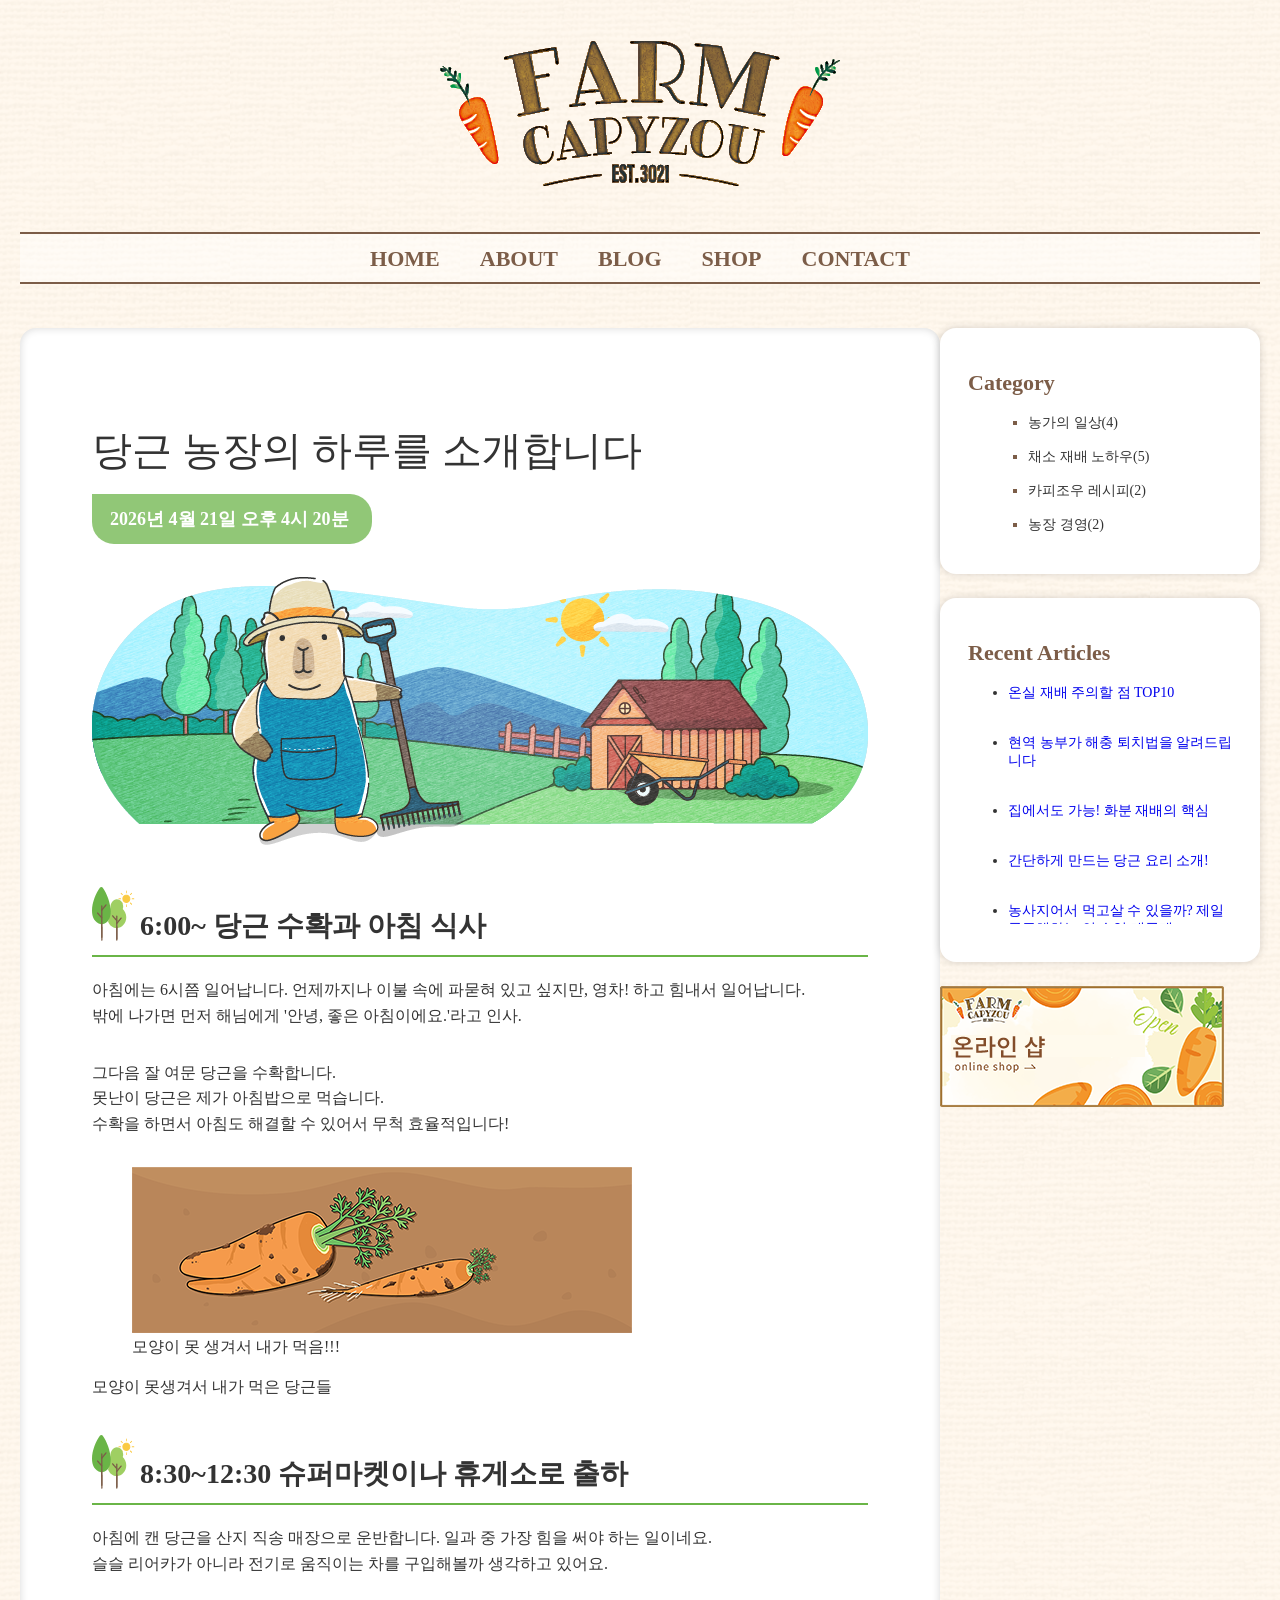
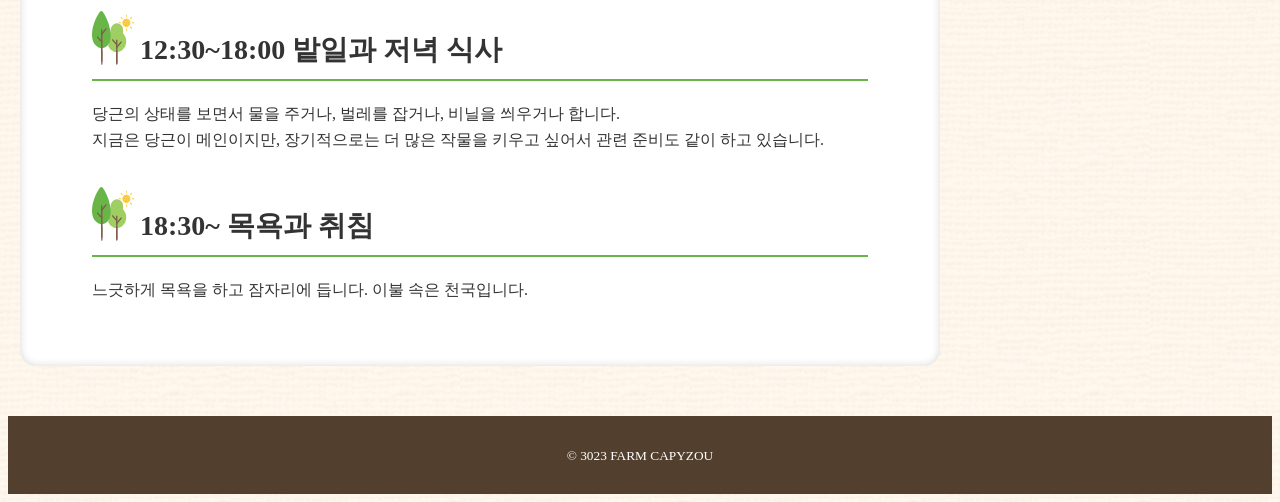
<file: index.html>
<!doctype html>
<html lang="ko">
  <head>
    <meta charset="UTF-8" />
    <!-- <link rel="stylesheet" href="./css/reset.css" /> -->
    <link rel="stylesheet" href="./min.css" />
    <title>FARM CAPYZOU</title>
  </head>
  <body>
    <header>
      <h1><img src="./assets/logo.png" alt="FARM CAPYZOU" /></h1>
      <nav>
        <ul>
          <li><a href="#">HOME</a></li>
          <li><a href="#">ABOUT</a></li>
          <li><a href="#">BLOG</a></li>
          <li><a href="#">SHOP</a></li>
          <li><a href="#">CONTACT</a></li>
        </ul>
      </nav>
    </header>
    <div>
      <main>
        <article>
          <h2>당근 농장의 하루를 소개합니다</h2>
          <p class="postdaee">
            <time datetime="2026-04-21T16:20">
              2026년 4월 21일 오후 4시 20분
            </time>
          </p>
          <p class="eyecatch">
            <img src="./assets/eyecatch.png" alt="농원에 있는 카피조우 그림" />
          </p>
          <section>
            <h3>6:00~ 당근 수확과 아침 식사</h3>
            <p>
              아침에는 6시쯤 일어납니다. 언제까지나 이불 속에 파묻혀 있고
              싶지만, 영차! 하고 힘내서 일어납니다.<br />밖에 나가면 먼저
              해님에게 '안녕, 좋은 아침이에요.'라고 인사.
            </p>
            <p>
              그다음 잘 여문 당근을 수확합니다.<br />
              못난이 당근은 제가 아침밥으로 먹습니다.<br />
              수확을 하면서 아침도 해결할 수 있어서 무척 효율적입니다!<br />
            </p>
            <figure>
              <img src="./assets/carrots.png" alt="못난이 당근 그림" />
              <figcaption>모양이 못 생겨서 내가 먹음!!!</figcaption>
            </figure>
            <p>모양이 못생겨서 내가 먹은 당근들</p>
          </section>
          <section>
            <h3>8:30~12:30 슈퍼마켓이나 휴게소로 출하</h3>
            <p>
              아침에 캔 당근을 산지 직송 매장으로 운반합니다. 일과 중 가장 힘을
              써야 하는 일이네요.<br />슬슬 리어카가 아니라 전기로 움직이는 차를
              구입해볼까 생각하고 있어요.
            </p>
          </section>
          <section>
            <h3>12:30~18:00 밭일과 저녁 식사</h3>
            <p>
              당근의 상태를 보면서 물을 주거나, 벌레를 잡거나, 비닐을 씌우거나
              합니다.<br />지금은 당근이 메인이지만, 장기적으로는 더 많은 작물을
              키우고 싶어서 관련 준비도 같이 하고 있습니다.
            </p>
          </section>
          <section>
            <h3>18:30~ 목욕과 취침</h3>
            <p>느긋하게 목욕을 하고 잠자리에 듭니다. 이불 속은 천국입니다.</p>
          </section>
        </article>
      </main>
      <aside>
        <nav class="categoryNav">
          <h2>Category</h2>
          <ul>
            <li><a href="#">농가의 일상(4)</a></li>
            <li><a href="#">채소 재배 노하우(5)</a></li>
            <li><a href="#">카피조우 레시피(2)</a></li>
            <li><a href="#">농장 경영(2)</a></li>
          </ul>
        </nav>
        <nav class="recentNav">
          <h2>Recent Articles</h2>
          <ul>
            <li><a href="#">온실 재배 주의할 점 TOP10</a></li>
            <li><a href="#">현역 농부가 해충 퇴치법을 알려드립니다</a></li>
            <li><a href="#">집에서도 가능! 화분 재배의 핵심</a></li>
            <li><a href="#">간단하게 만드는 당근 요리 소개!</a></li>
            <li>
              <a href="#"
                >농사지어서 먹고살 수 있을까? 제일 궁금해하는 연 수입 대공개</a
              >
            </li>
            <li><a href="#">안녕하세요. FARM CAPYZOU입니다.</a></li>
          </ul>
        </nav>
        <p>
          <a href="#"
            ><img src="./assets/side_banner.png" alt="온라인 샵 배너"
          /></a>
        </p>
      </aside>
    </div>
    <footer>
      <p><small>© 3023 FARM CAPYZOU</small></p>
    </footer>
  </body>
</html>
</file>
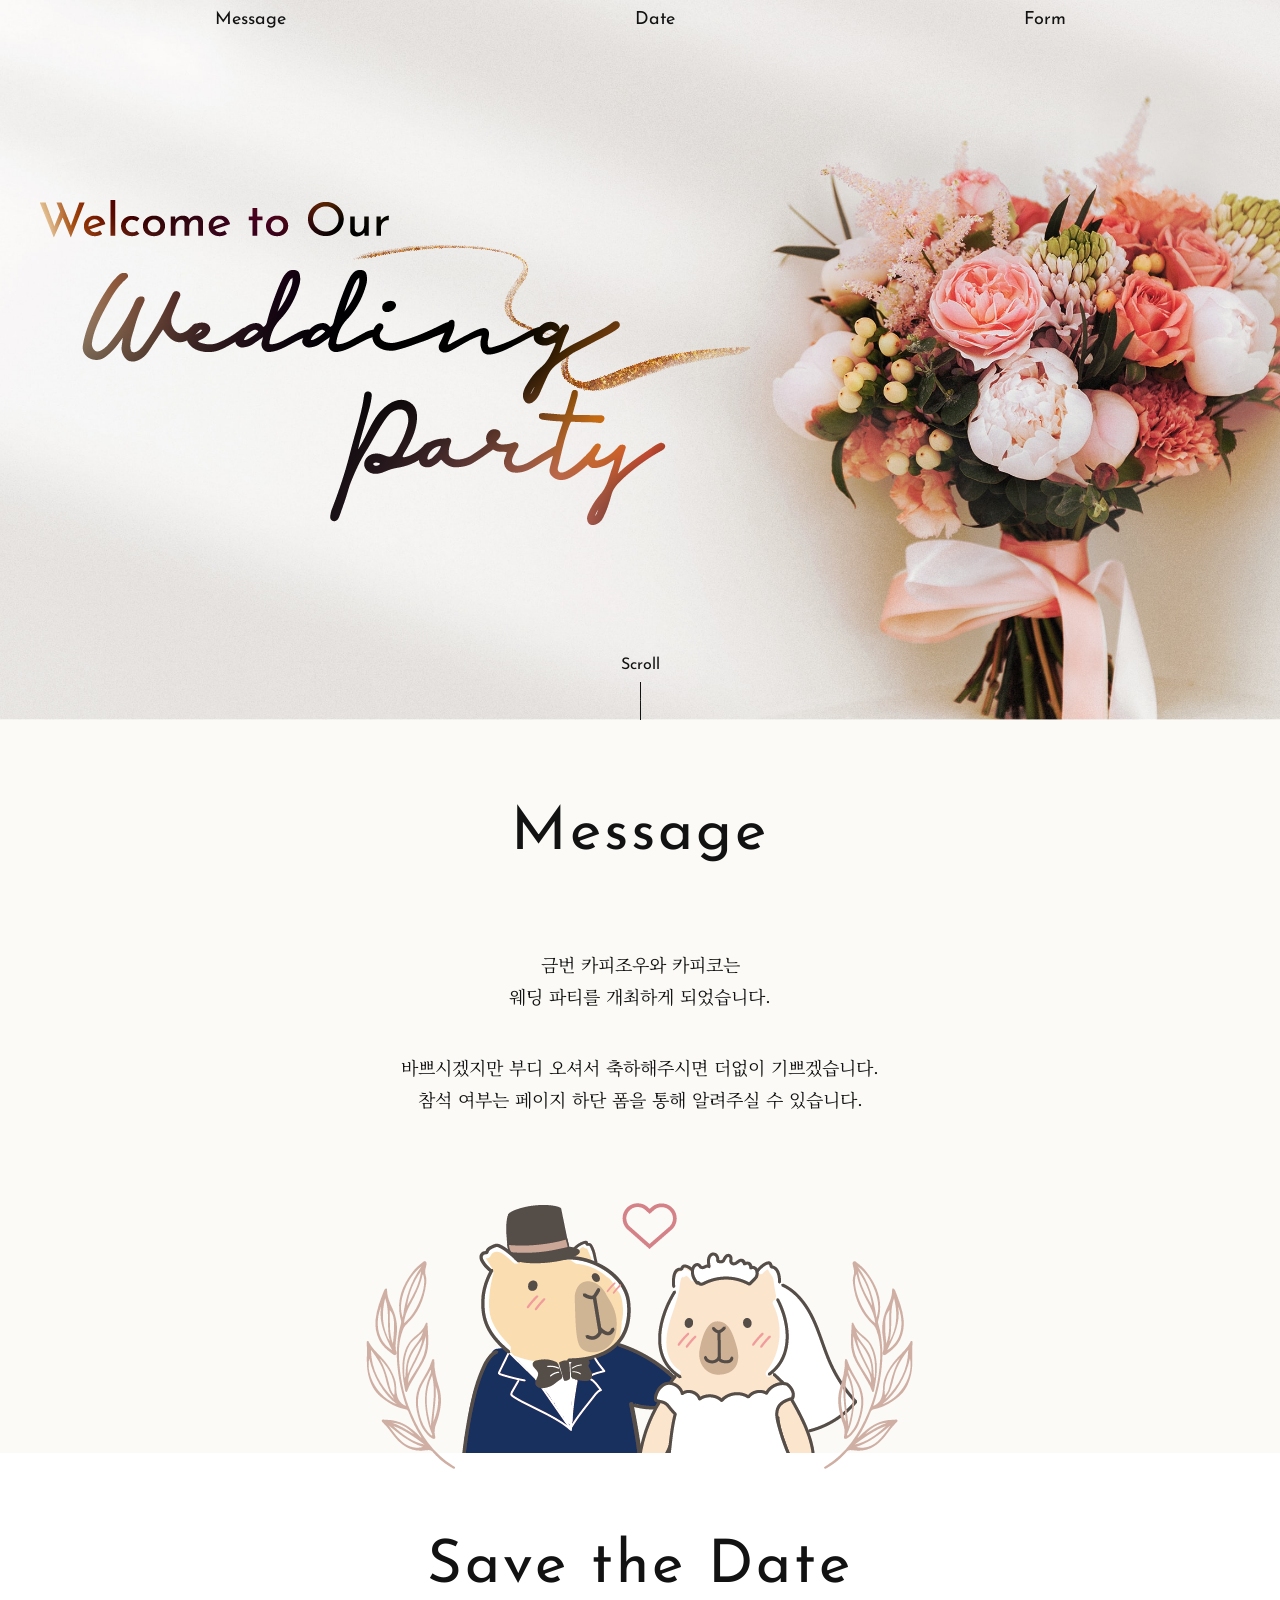
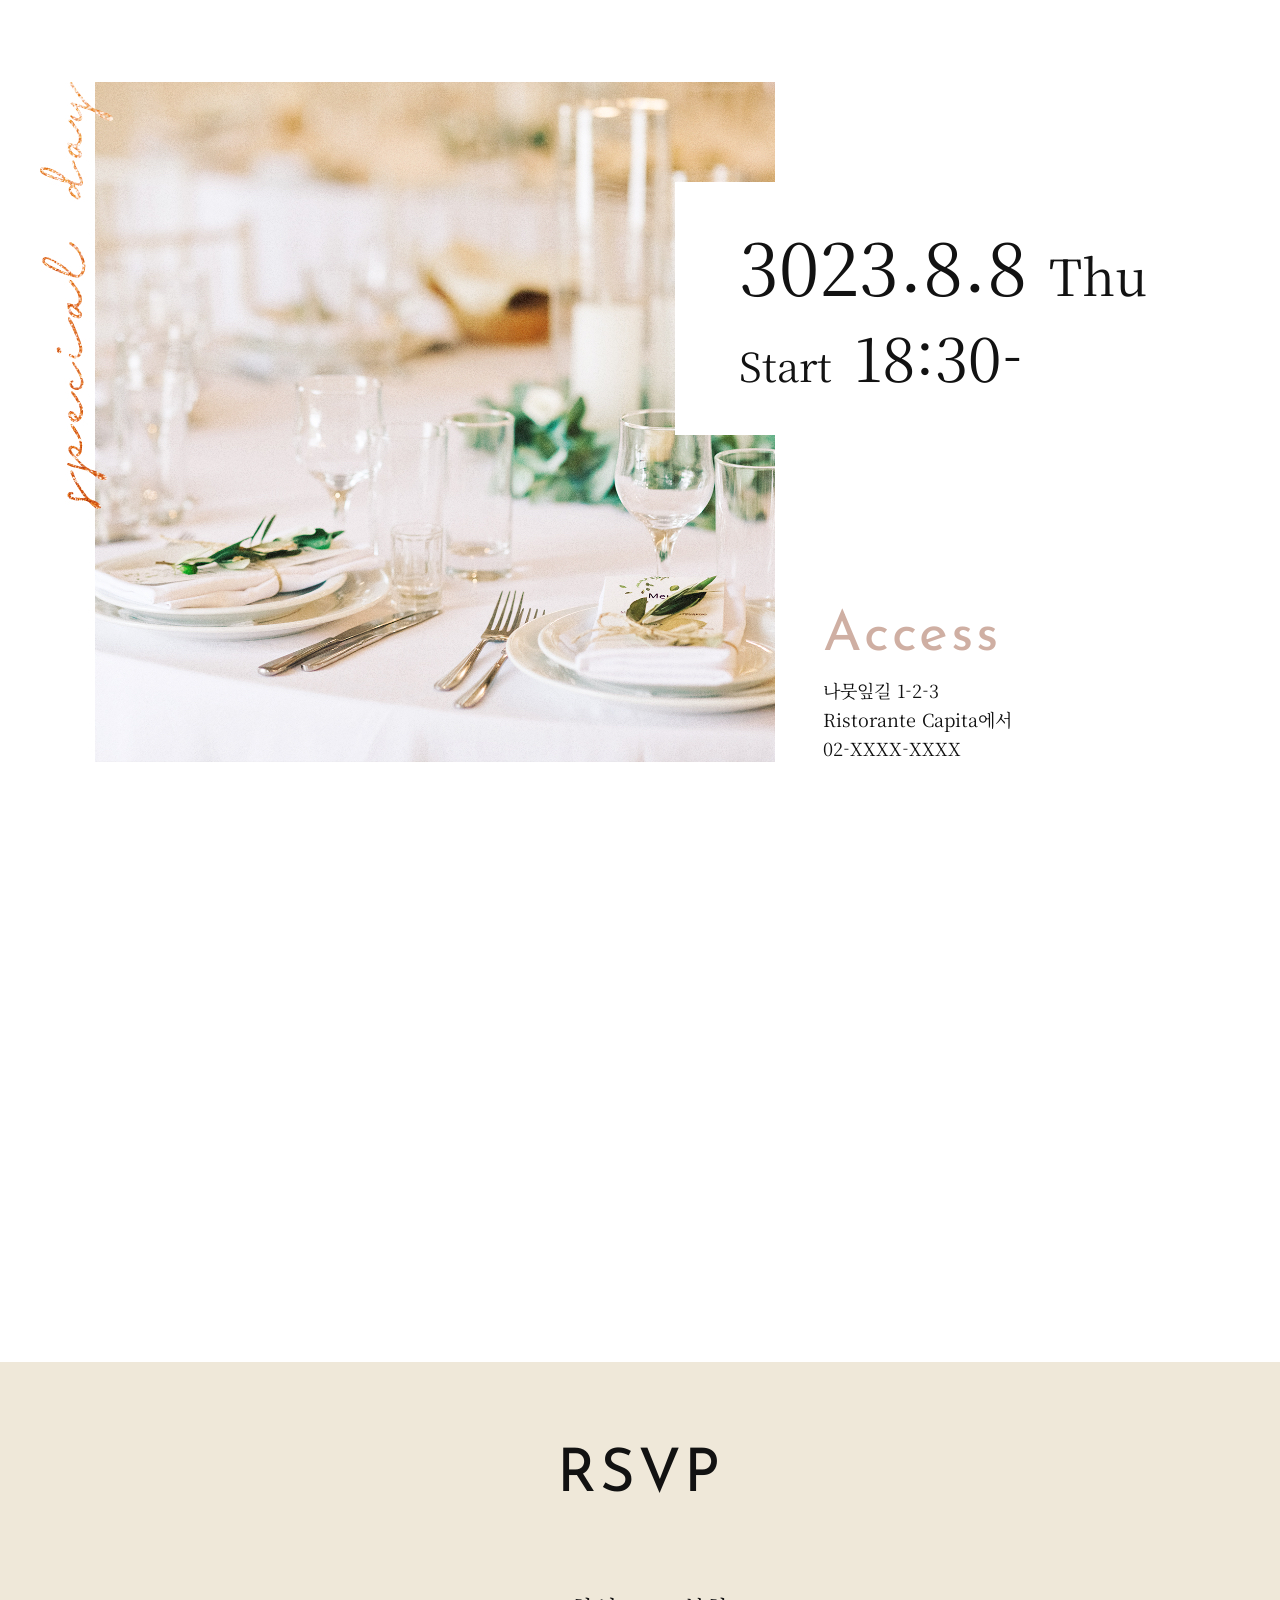
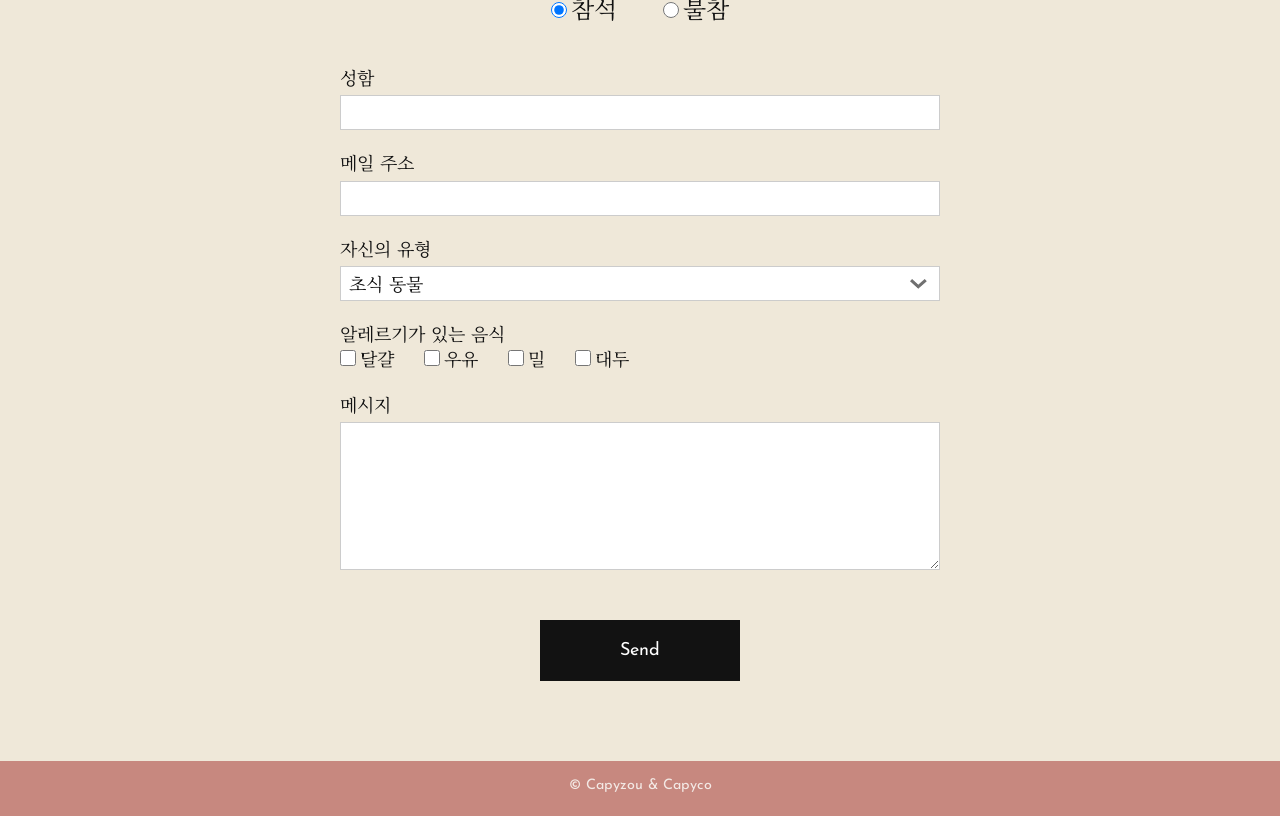
<file: work/index.html>
<!DOCTYPE html>
<html lang="ko">
  <head>
    <meta charset="UTF-8">
    <link rel="stylesheet" href="css/reset.css">
    <link rel="preconnect" href="https://fonts.googleapis.com">
    <link rel="preconnect" href="https://fonts.gstatic.com" crossorigin>
    <link href="https://fonts.googleapis.com/css2?family=Josefin+Sans&family=Noto+Serif+KR&display=swap" rel="stylesheet">
    <link rel="stylesheet" href="css/style.css">
    <title>Wedding Party Invitation</title>
  </head>
  <body>
    <header>
      <div class="innerWrap">
        <h1>
          <img src="images/hero_text.png" alt="Welcome to Our Wedding Party">
        </h1>
        <nav>
          <ul class="ffJosefin">
            <li><a href="#msgArea">Message</a></li>
            <li><a href="#dateArea">Date</a></li>
            <li><a href="#formArea">Form</a></li>
          </ul>
        </nav>
        <p class="scroll ffJosefin">Scroll<br><img src="images/bar.png" alt=""></p>
      </div>
    </header>
    <main>
      <section class="msgSec" id="msgArea">
        <div class="innerWrap">
          <h2 class="ffJosefin">Message</h2>
          <p>
            금번 카피조우와 카피코는<br>
            웨딩 파티를 개최하게 되었습니다.<br>
          </p>
          <p>
            바쁘시겠지만 부디 오셔서 축하해주시면 더없이 기쁘겠습니다.<br>
            참석 여부는 페이지 하단 폼을 통해 알려주실 수 있습니다.<br>
          </p>
          <p class="illust"><img src="images/message_img.png" alt="카피조우와 카피코"></p>
        </div>
      </section>
      <section class="dateSec" id="dateArea">
        <div class="innerWrap">
          <h2 class="ffJosefin">Save the Date</h2>
          <div class="layoutWrap">
            <p><img src="images/date_img.jpg" alt=""></p>
            <div>
              <p class="dateDetailSec">
                3023.8.8 <span class="word1">Thu</span><br>
                <span class="word2">Start</span> <span class="word3">18:30-</span>
              </p>
              <section class="accessSec">
                <h3 class="ffJosefin">Access</h3>
                <p>
                  나뭇잎길 1-2-3<br>
                  Ristorante Capita에서<br>
                  02-XXXX-XXXX<br>
                </p>
              </section>
            </div>
          </div>
        </div>
      </section>
      <section class="formSec" id="formArea">
        <div class="innerWrap">
          <h2 class="ffJosefin">RSVP</h2>
          <form action="" method="">
            <p class="attendRadio">
              <label><input type="radio" name="attend" value="참석" checked="checked">참석</label>
              <label><input type="radio" name="attend" value="불참">불참</label>
            </p>
            <p>
              성함<input type="text" name="user_name">
            </p>
            <p>
              메일 주소<input type="email" name="user_mail">
            </p>
            <p>
              자신의 유형
              <select name="user_type">
                <option value="초식 동물">초식 동물</option>
                <option value="육식 동물">육식 동물</option>
                <option value="인간">인간</option>
              </select>
            </p>
            <p class="allergyCheck">
              알레르기가 있는 음식<br>
              <label><input type="checkbox" name="allergy" value="달걀">달걀</label>
              <label><input type="checkbox" name="allergy" value="우유">우유</label>
              <label><input type="checkbox" name="allergy" value="밀">밀</label>
              <label><input type="checkbox" name="allergy" value="대두">대두</label>
            </p>
            <p>
              메시지
              <textarea name="message"></textarea>
            </p>
            <p class="submitBtn">
              <input type="submit" value="Send" class="ffJosefin">
            </p>
          </form>
        </div>
      </section>
    </main>
    <footer class="ffJosefin">
      <p><small>© Capyzou & Capyco</small></p>
    </footer>
  </body>
</html>
</file>
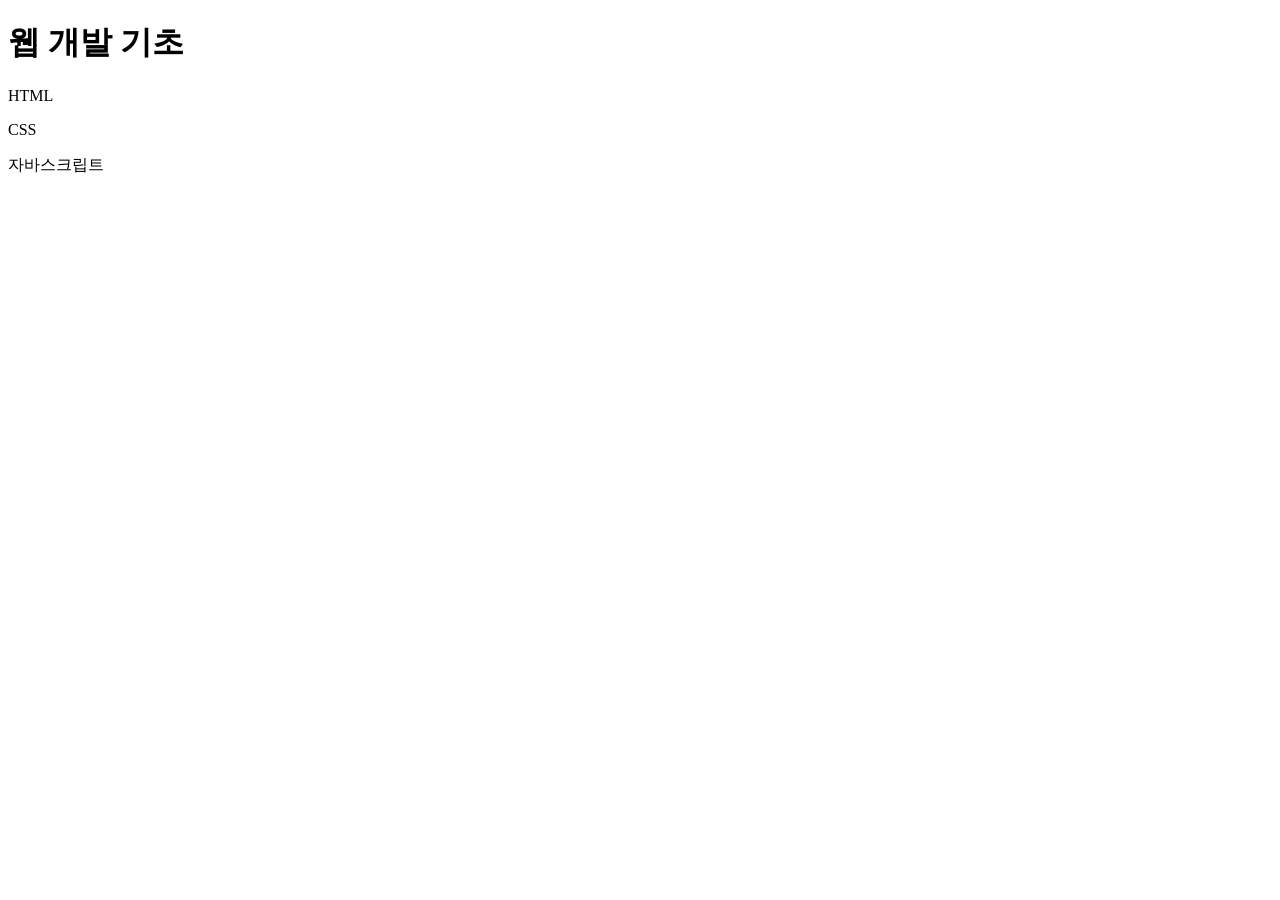
<file: Code/02/index.html>
<!DOCTYPE html>
<html lang="ko">
  <head>
    <meta charset="UTF-8">
    <title>웹 개발 입문</title>
  </head>
  <body>
    <h1>웹 개발 기초</h1>
    <p>HTML</p>
    <p>CSS</p>
    <p>자바스크립트</p>
  </body>
</html>
</file>
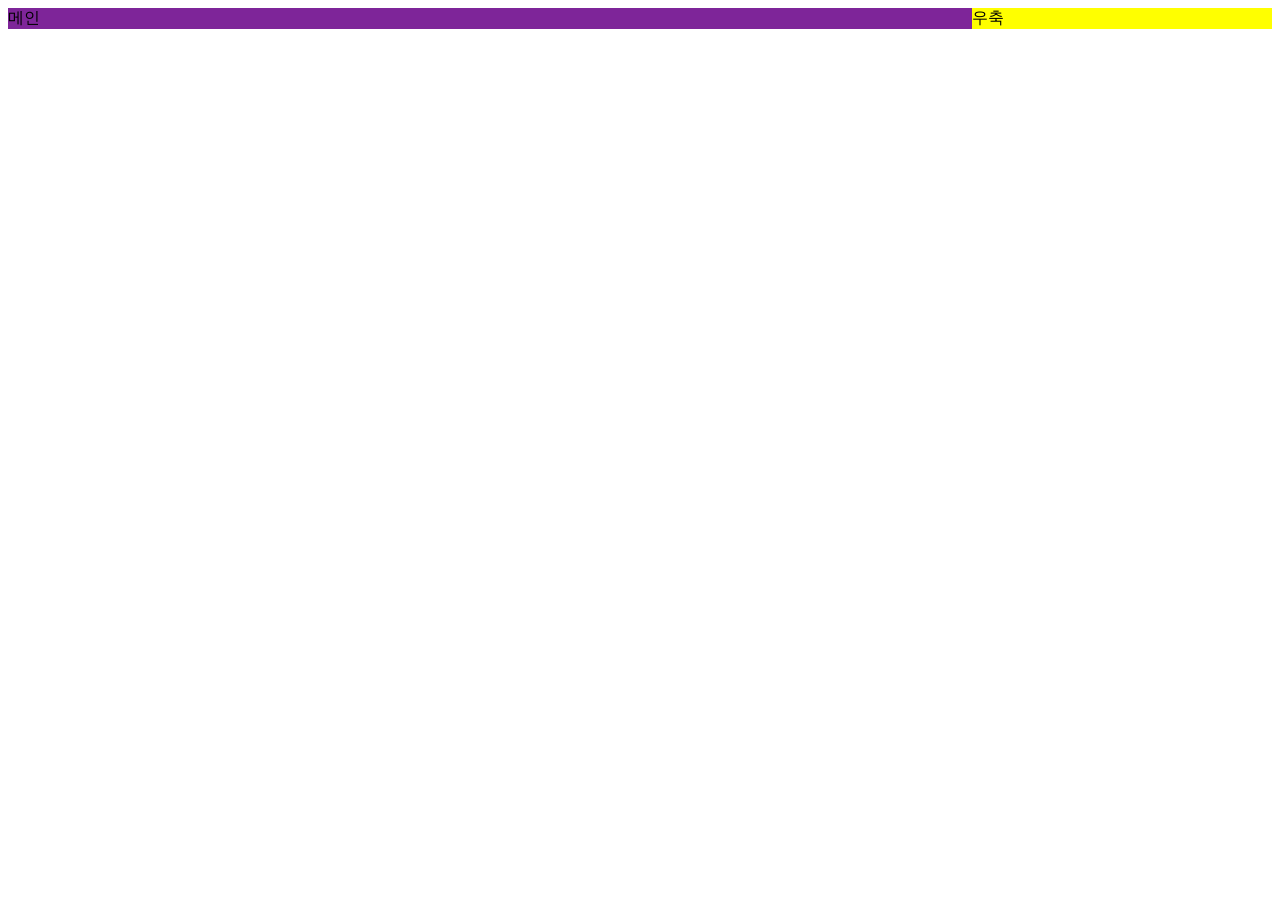
<file: homo.html>
<!doctype html>
<html lang="ko">
  <head>
    <meta charset="UTF-8" />
    <meta name="viewport" content="width=device-width, initial-scale=1.0" />
    <style>
      .container {
        display: flex; /* 자식들을 유연하게 배치하겠다고 선언 */
      }
      .content {
        flex-basis: 920px; /* 메인 영역의 예약된 크기 */
        /* 남는 공간이 생기면 더 커져도 좋다는 허락 */
        background-color: rgb(126, 37, 153);
        flex-grow: 1;
      }
      .sidebar {
        flex-basis: 300px; /* 배너 영역의 예약된 크기 */
        background-color: yellow;
      }
    </style>
    <title>Document</title>
  </head>
  <body>
    <div class="container">
      <main class="content">메인</main>
      <aside class="sidebar">우축</aside>
    </div>
  </body>
</html>
</file>
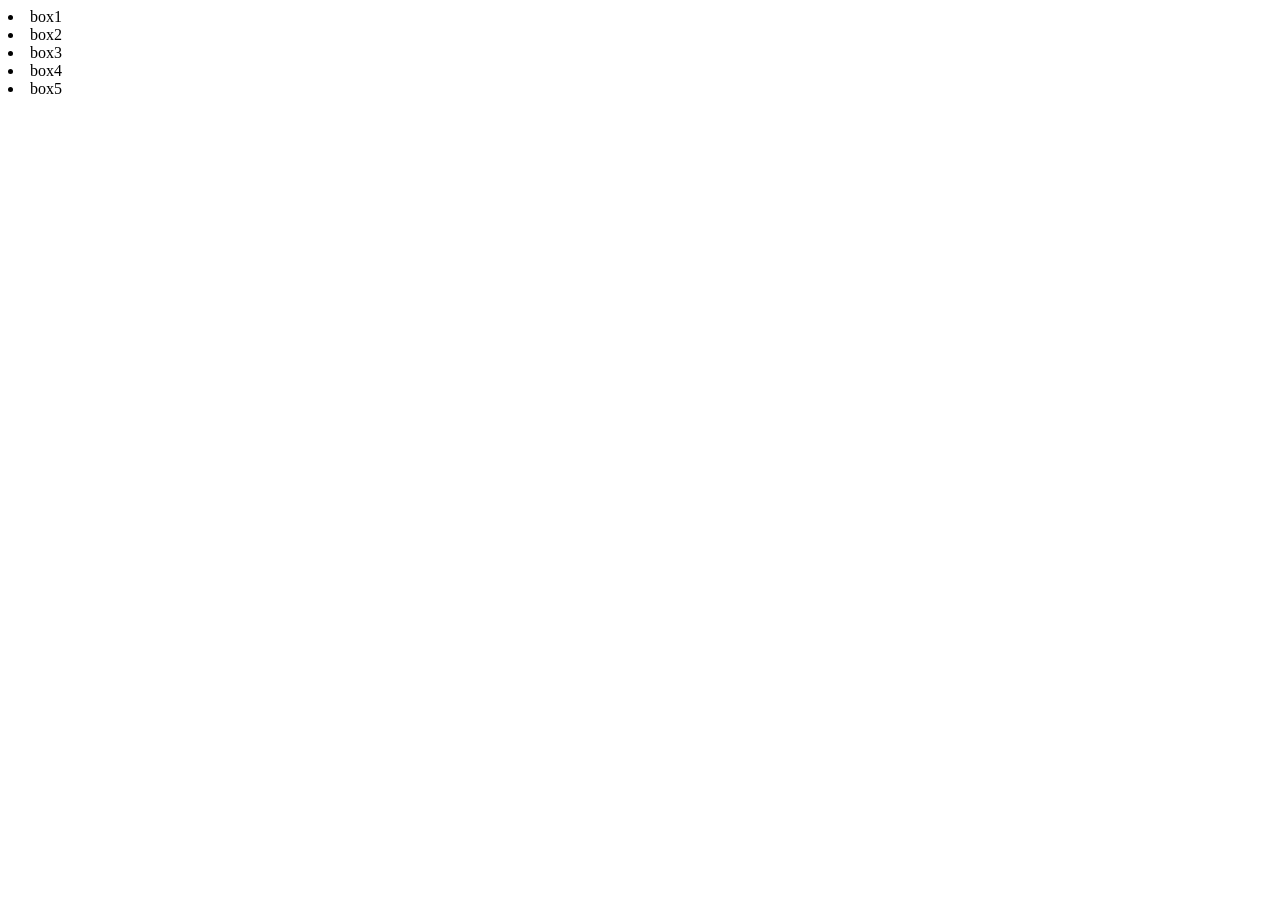
<file: css/test.html>
<!doctype html>
<html lang="ko">
  <head>
    <meta charset="UTF-8" />
    <meta name="viewport" content="width=device-width, initial-scale=1.0" />
    <title>Document</title>
    <style>
      ul {
        font-display:;
      }
    </style>
  </head>
  <body>
    <ui>
      <li>box1</li>
      <li>box2</li>
      <li>box3</li>
      <li>box4</li>
      <li>box5</li>
    </ui>
  </body>
</html>
</file>
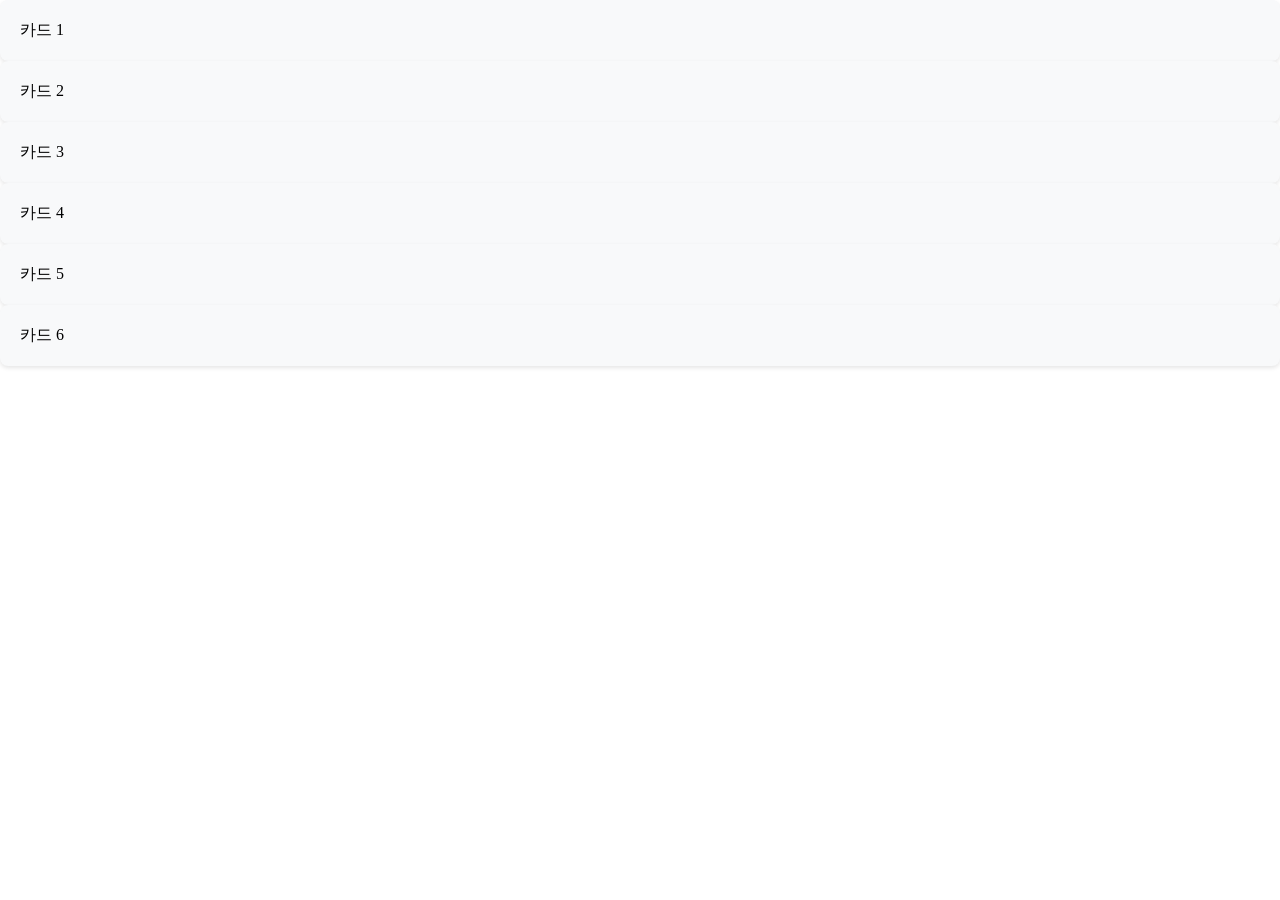
<file: work/aaa.html>
<!doctype html>
<html lang="en">
  <head>
    <meta charset="UTF-8" />
    <link rel="stylesheet" href="./aaa.css" />
    <meta name="viewport" content="width=device-width, initial-scale=1.0" />
    <title>반응형 웹 사이트 기초</title>
  </head>
  <body>
    <div class="container">
      <div class="card-grid">
        <div class="card">카드 1</div>
        <div class="card">카드 2</div>
        <div class="card">카드 3</div>
        <div class="card">카드 4</div>
        <div class="card">카드 5</div>
        <div class="card">카드 6</div>
      </div>
    </div>
  </body>
</html>
</file>
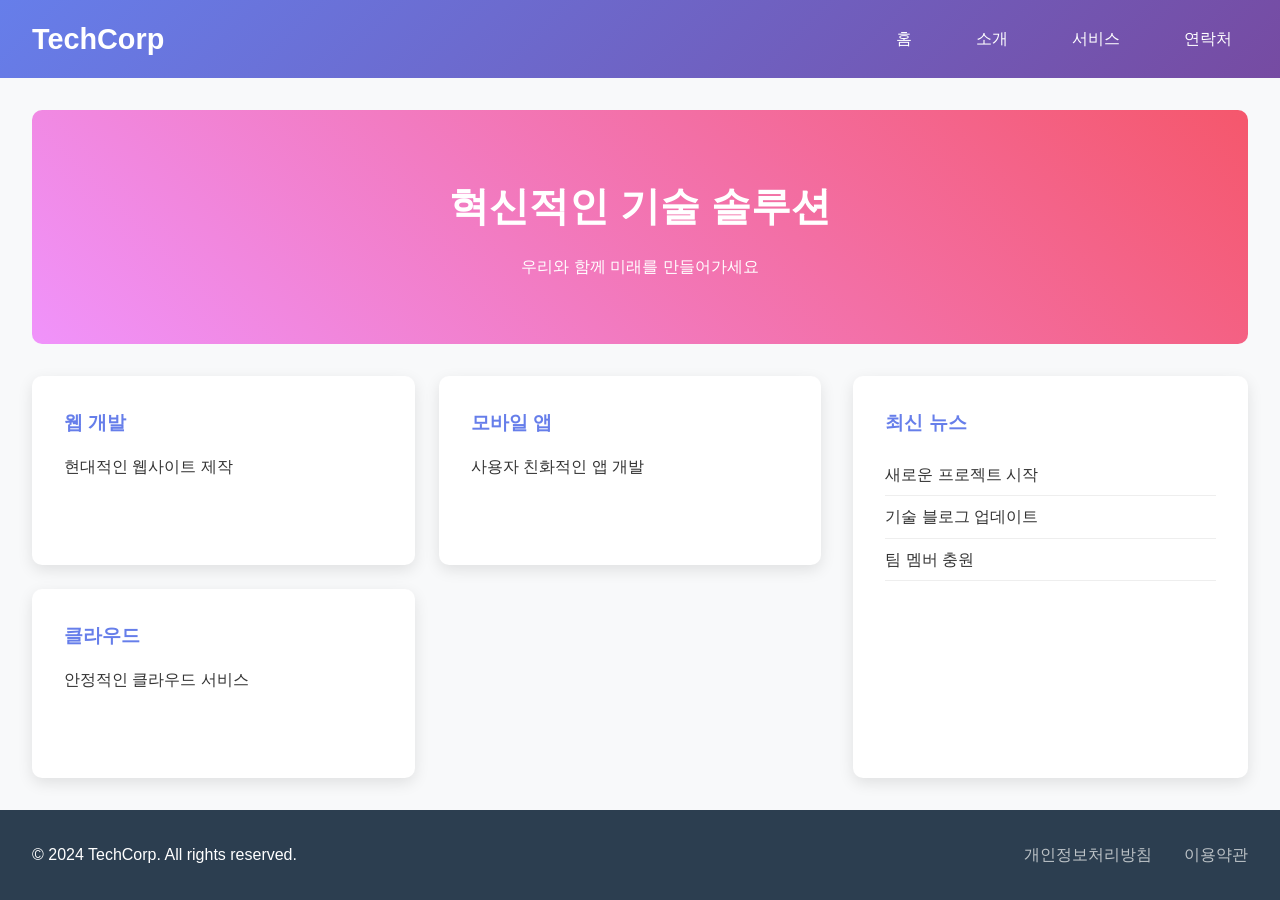
<file: work/ddd.html>
<!doctype html>
<html lang="ko">
  <head>
    <meta charset="UTF-8" />
    <meta name="viewport" content="width=device-width, initial-scale=1.0" />
    <title>모던 웹사이트</title>
    <link rel="stylesheet" href="ddd.css" />
  </head>
  <body>
    <!-- 헤더: Flexbox로 네비게이션 정렬 -->
    <header class="header">
      <div class="logo">
        <h1>TechCorp</h1>
      </div>
      <nav class="nav">
        <a href="#home">홈</a>
        <a href="#about">소개</a>
        <a href="#services">서비스</a>
        <a href="#contact">연락처</a>
      </nav>
    </header>

    <!-- 메인: Grid로 콘텐츠 배치 -->
    <main class="main">
      <section class="hero">
        <h2>혁신적인 기술 솔루션</h2>
        <p>우리와 함께 미래를 만들어가세요</p>
      </section>
      <section class="services">
        <div class="service-card">
          <h3>웹 개발</h3>
          <p>현대적인 웹사이트 제작</p>
        </div>
        <div class="service-card">
          <h3>모바일 앱</h3>
          <p>사용자 친화적인 앱 개발</p>
        </div>
        <div class="service-card">
          <h3>클라우드</h3>
          <p>안정적인 클라우드 서비스</p>
        </div>
      </section>
      <aside class="sidebar">
        <h3>최신 뉴스</h3>
        <ul>
          <li>새로운 프로젝트 시작</li>
          <li>기술 블로그 업데이트</li>
          <li>팀 멤버 충원</li>
        </ul>
      </aside>
    </main>

    <!-- 푸터: Flexbox로 정보 정렬 -->
    <footer class="footer">
      <div class="footer-info">
        <p>&copy; 2024 TechCorp. All rights reserved.</p>
      </div>
      <div class="footer-links">
        <a href="#privacy">개인정보처리방침</a>
        <a href="#terms">이용약관</a>
      </div>
    </footer>
  </body>
</html>
</file>
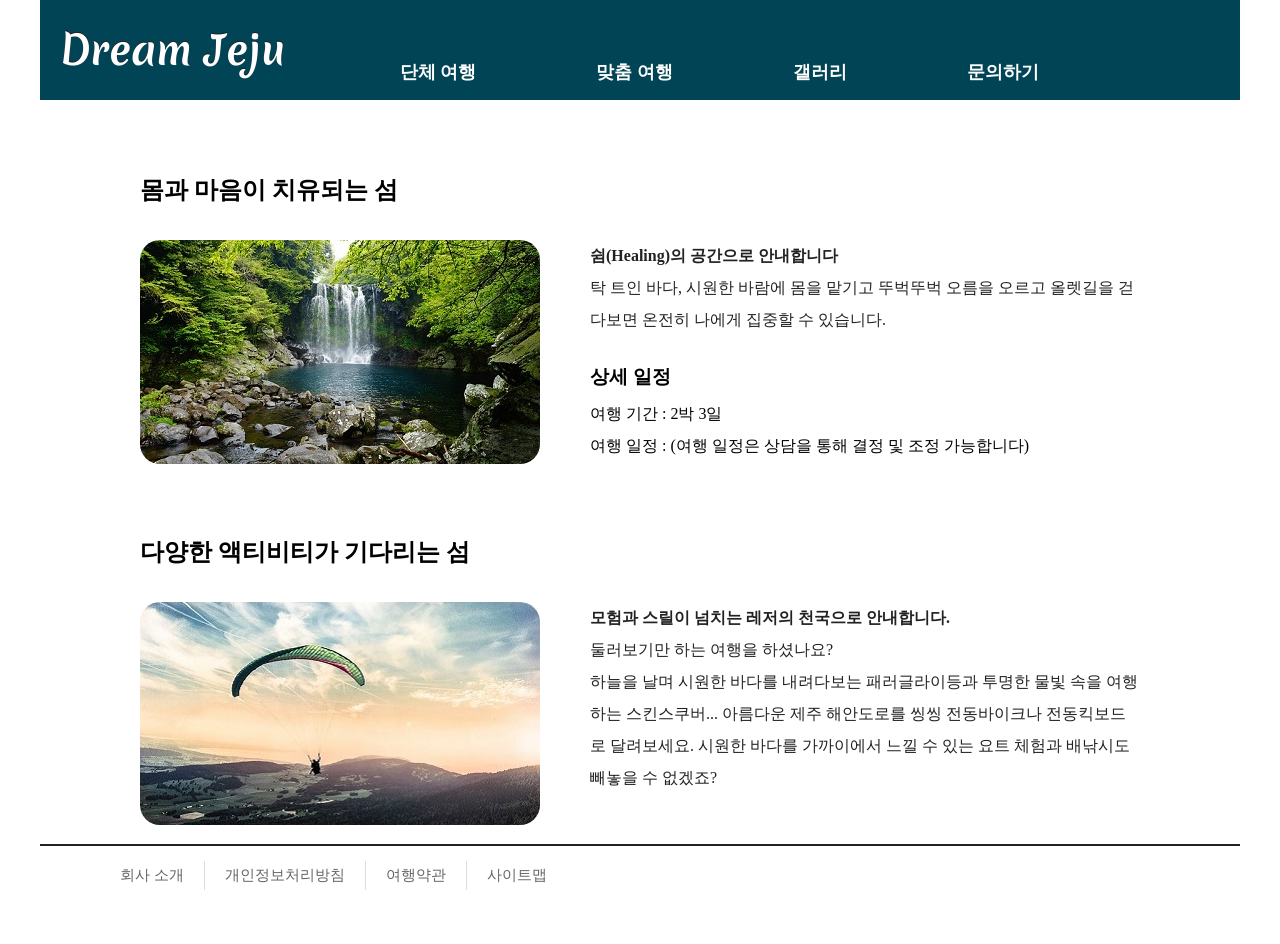
<file: Code/03/comment.html>
<!DOCTYPE html>
<html lang="ko">
<head>
  <meta charset="UTF-8">
  <title>Dream Jeju</title>
  <link rel="stylesheet" href="css/structure.css">
</head>
<body>
  <div id="container">    
    <header>
      <div id="logo">
        <a href="index-footer.html">
          <h1>Dream Jeju</h1>
        </a>
      </div>
      <nav>
        <ul id="topMenu">
          <li><a href="#">단체 여행</a></li>
          <li><a href="#">맞춤 여행</a></li>
          <li><a href="#">갤러리</a></li>
          <li><a href="#">문의하기</a></li>
        </ul>
      </nav>
    </header>
    <main class="contents">
      <section id="headling">
        <h2>몸과 마음이 치유되는 섬</h2>                  
        <div class="detail"> 
          <img src="images/healing.jpg">                            
          <b><p>쉼(Healing)의 공간으로 안내합니다</p></b>          
          <p>탁 트인 바다, 시원한 바람에 몸을 맡기고 뚜벅뚜벅 오름을 오르고 올렛길을 걷다보면 온전히 나에게 집중할 수 있습니다. </p>        
        </div>        
        <div class="schedule">
          <h3>상세 일정</h3>
          <ul>
            <li>여행 기간 : 2박 3일</li>
            <li>여행 일정 : (여행 일정은 상담을 통해 결정 및 조정 가능합니다)</li>
          </ul> 
        </div>
      </section>
      <section id="activity">
        <h2>다양한 액티비티가 기다리는 섬</h2>
        <div class="detail">          
          <img src="images/activity.jpg">
          <b><p>모험과 스릴이 넘치는 레저의 천국으로 안내합니다.</p></b>          
          <p>둘러보기만 하는 여행을 하셨나요? </p>
          <p>하늘을 날며 시원한 바다를 내려다보는 패러글라이등과 투명한 물빛 속을 여행하는 스킨스쿠버... 아름다운 제주 해안도로를 씽씽 전동바이크나 전동킥보드로 달려보세요. 시원한 바다를 가까이에서 느낄 수 있는 요트 체험과 배낚시도 빼놓을 수 없겠죠?</p>
        </div>
      </section>
    </main>
    <footer>    
      <section id="bottomMenu">
        <ul>
          <li><a href="#">회사 소개</a></li>
          <li><a href="#">개인정보처리방침</a></li>
          <li><a href="#">여행약관</a></li>
          <li><a href="#">사이트맵</a></li>
        </ul>
      </section>   
    </footer>  
  </div> 
</body>
</html>
</file>
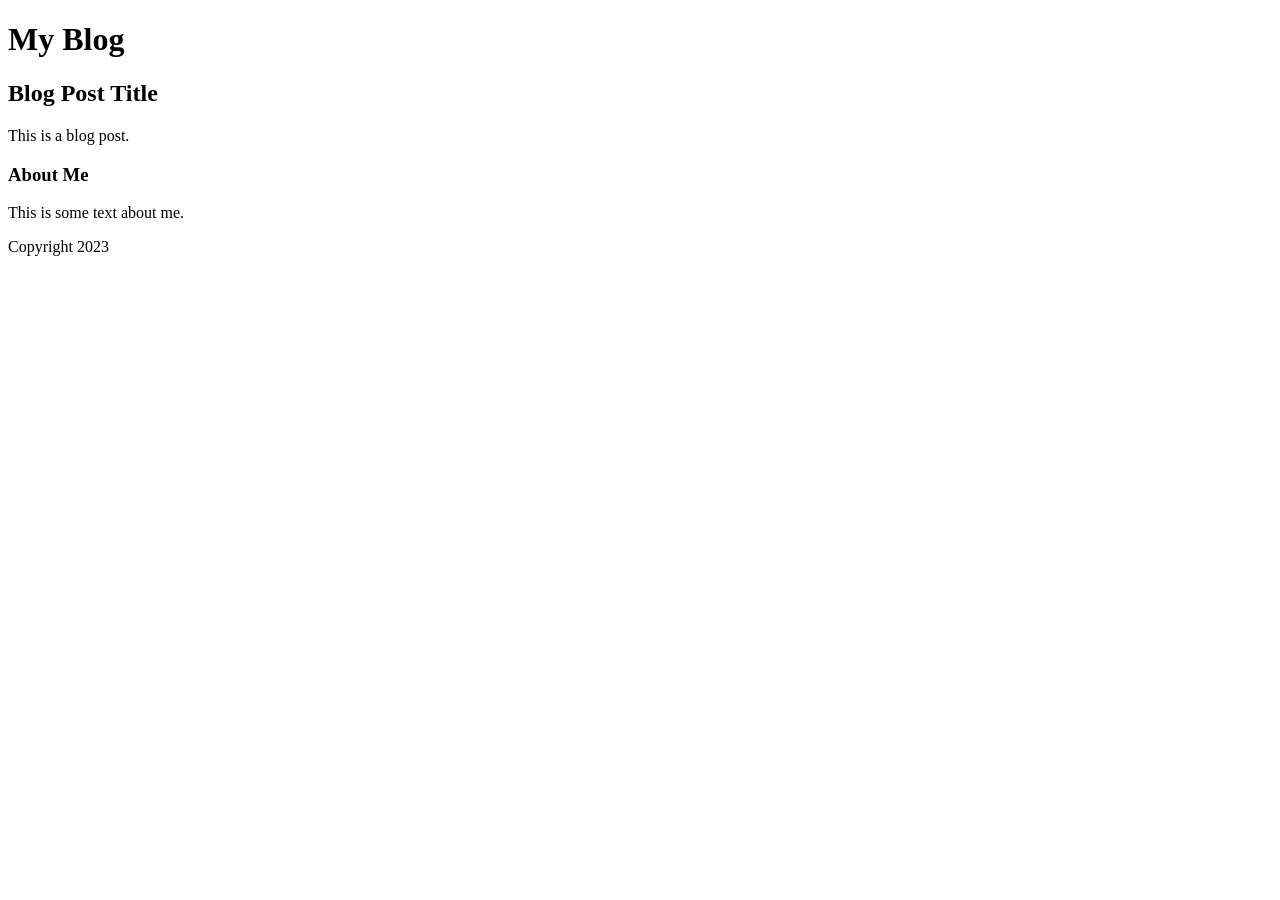
<file: Code/03/sol-1.html>
<!DOCTYPE html>
<html lang="ko">
<head>
  <meta charset="UTF-8">
  <title>My First Page</title>
</head>
<body>
  <header>
    <h1>My Blog</h1>
  </header>
  <main>
    <article>
      <h2>Blog Post Title</h2>
      <p>This is a blog post.</p>
    </article>
  </main>
  <aside>
    <h3>About Me</h3>
    <p>This is some text about me.</p>
  </aside>
  <footer>
    <p>Copyright 2023</p>
  </footer>
</body>
</html>
</file>
<file: min.css>
@charset "UTF-8";
* {
  box-sizing: border-box;
}

body {
  background-image: url(./assets/bg.png);
  font-size: 16px;
  color: #333333;
}

header {
  width: 1240px;
  margin: 0 auto 44px;
}

h1 {
  text-align: center;
  padding: 20px 0px 16px;
}

/* header안에 있는 nav 안에 있는 ul */
header nav ul {
  display: flex;
  justify-content: center;
  border-top: 2px solid #7c5d48;
  border-bottom: 2px solid #7c5d48;
  background-color: rgba(255, 255, 255, 0.42);
  padding: 12px 0px 10px;
  list-style: none;
}

header nav ul li {
  margin: 0px 20px;
}

header nav ul li a {
  font-size: 22px;
  font-weight: bold;
  color: #7c5d48;
  text-decoration: none;
}

header nav ul li a:hover {
  text-decoration: underline double #ed7a92 2px;
}
div {
  width: 1240px;
  margin: 0 auto 50px;
  display: flex;
  justify-content: space-between;
}
main {
  fiex-basis: 920px;
  background-color: #ffffff;
  border-radius: 16px;
  padding: 62px 72px 32px 72px;
  box-shadow: 0px 0px 8px rgba(0, 0, 0, 0.16) inset;
}

aside {
  flex-direction: 284px;
}
aside nav {
  border-radius: 16px;
  background-color: #ffffff;
  box-shadow: 0px 0px 8px rgba(0, 0, 0, 0.16);
  padding: 24px 28px;
  margin-bottom: 24px;
}
aside nav h2 {
  margin-bottom: 18px;
  font-size: 22px;
  font-weight: bold;
  color: #7c5d48;
}

aside nav ul {
  font-size: 14px;
}

.categoryNav ul li {
  list-style-type: square;
  color: #7c5d48;
  margin: 0 0 16px 20px;
}
.categoryNav ul li a {
  color: #333333;
}

.recentNav ul li {
  border-bottom: 1px #7c5d48;
  padding-bottom: 10px;
  margin-bottom: 22px;
}

a {
  text-decoration: none;
}

.recentNav ul {
  height: 240px;
  overflow: hidden scroll;
}

article h2 {
  font-size: 40px;
  font-weight: 500;
  margin-bottom: 8px;
}

time {
  background-color: #91c777;
  border-radius: 0px 22px 22px 22px;
  font-size: 18px;
  font-weight: bold;
  color: #ffffff;
  padding: 11px 23px 10px 18px;
  display: inline-block;
}

.postdaee {
  margin-bottom: 26px;
}
.eyecatch {
  margin-bottom: 26px;
}

article h3 {
  border-bottom: 2px solid #6ab547;
  margin-bottom: 20px;
  font-size: 28px;
  font-weight: 600px;
  background-image: url(assets/h2_icon.png);
  background-repeat: no-repeat;
  background-position: left botton;
  padding: 20px 10px 10px 48px;
}
article p {
  line-height: 1.6;
  margin-bottom: 24px;
  padding-bottom: 7px;
}

footer {
  background-color: #523f2e;
  color: #ffffff;
  text-align: center;
  padding: 14px;
}
</file>
<file: work/css/style.css>
@charset "utf-8";
body {
  font-family: 'Noto Serif KR', serif;
  font-size: 18px;
  color: #121212;
}
.ffJosefin {
  font-family: 'Josefin Sans',sans-serif;
}
.innerWrap {
  width: 1240px;
  margin: 0 auto;
  padding: 80px 20px 0;
}
main h2 {
  text-align: center;
  font-size: 60px;
  letter-spacing: .05em;
  margin-bottom: 80px;
}
header {
  background: url(../images/hero.jpg) no-repeat right center/cover;
}
header .innerWrap {
  height: 720px;
  position: relative;
}
header h1 {
  padding-top: 120px;
}
header .scroll {
  position: absolute;
  left: 0;
  bottom: 0;
  width: 100%;
  text-align: center;
  font-size: 16px;
}
header .scroll img {
  margin-top: 8px;
}
header nav {
  position: fixed;
  top: 0;
  left: 0;
  width: 100%;
  z-index: 100;
}
header nav ul {
  display: flex;
  justify-content: space-around;
  width: 1240px;
  margin: 0 auto;
  padding: 10px 20px;
}
header nav ul li a:hover {
  text-decoration: underline;
}
.msgSec {
  background-color: #fbfaf7;
}
.msgSec p {
  text-align: center;
  line-height: 1.75;
  margin-bottom: 40px;
}
.msgSec p.illust {
  margin-top: 80px;
  margin-bottom: 0;
  position: relative;
}
.msgSec p.illust::before {
  content: url(../images/deco_left.png);
  position: absolute;
  left: 320px;
  bottom: -30px;
}
.msgSec p.illust::after {
  content: url(../images/deco_right.png);
  position: absolute;
  right: 320px;
  bottom: -30px;
}
.dateSec {
  background-color: #ffffff;
  padding-bottom: 120px;
}
.dateSec .layoutWrap {
  display: flex;
}
.dateSec .layoutWrap > p {
  flex-basis: 735px;
}
.dateSec .layoutWrap > div {
  flex-basis: 465px;
  padding-top: 100px;
}
.dateSec .dateDetailSec {
  font-size: 72px;
  margin: 0 0 170px -100px;
  background-color: #ffffff;
  padding: 40px 64px;
  line-height: 1.2;
}
.word1 {font-size: 50px;}
.word2 {font-size: 40px;}
.word3 {font-size: 60px;}
.accessSec {
  margin-left: 48px;
}
.accessSec h3 {
  color: #cfafa3;
  font-size: 55px;
  letter-spacing: .05em;
  margin-bottom: 8px;
}
.accessSec p {
  line-height: 1.6;
}
.formSec {
  background-color: #efe8d9;
  padding-bottom: 60px;
}
form {
  width: 600px;
  margin: 0 auto;
}
input[type="text"],
input[type="email"],
select,
textarea {
  border: 1px solid #cccccc;
  background-color: #ffffff;
  width: 100%;
  margin-top: 5px;
  padding: 4px 8px;
}
input[type="radio"],
input[type="checkbox"] {
  width: 16px;
  height: 16px;
  vertical-align: baseline;
  margin-right: 4px;
}
.attendRadio {
  text-align: center;
  margin-bottom: 40px;
}
.attendRadio label {
  margin: 0 20px;
  font-size: 24px;
}
.allergyCheck label {
  margin-right: 24px;
}
select {
  background: #ffffff url(../images/arrow.png) no-repeat 98% 50%/17px 10px;
}
textarea {
  height: 148px;
  margin-bottom: 30px;
}
form > p {
  line-height: 1.4;
  margin-bottom: 20px;
}
.submitBtn {
  text-align: center;
}
input[type="submit"] {
  background-color: #121212;
  color: #ffffff;
  padding: 18px 80px;
}
footer {
  background-color: #c7887f;
  color: #f3e9e5;
  padding: 14px 10px 20px;
  text-align: center;
}
.dateSec {
  margin-bottom: 480px;
}
.dateSec::after {
  content: "";
  position: fixed;
  left: 0;
  top: 0;
  width: 100%;
  height: 100%;
  background: url(../images/bg.jpg) no-repeat center/cover;
  z-index: -1;
}
input[type="submit"]:hover {
  background-color: #c7887f;
  margin-left: 20px;
  transition-property: background-color,margin-left;
  transition-duration: 300ms;
  transition-timing-function: ease-in;
  transition-delay: 0ms;
}
@keyframes scrollAnimation {
  0% {
    transform: scaleY(0);
    transform-origin: top;
  }
  50% {
    transform: scaleY(1);
    transform-origin: top;
  }
  50.1% {
    transform: scaleY(1);
    transform-origin: bottom;
  }
  100% {
    transform: scaleY(0);
    transform-origin: bottom;
  }
}
header .scroll img {
  animation-name: scrollAnimation;
  animation-duration: 1.8s;
  animation-timing-function: ease-out;
  animation-iteration-count: infinite;
}
</file>
<file: work/aaa.css>
* {
  margin: 0;
  padding: 0;
  box-sizing: border-box;
}

.cantainer {
  max-width: 1200px;
  padding: 20px;
  margin: 0 auto;
}

.card-grid {
  bisplay: flex;
  flex-direction: column;
  gap: 20px;
}
/* 모바일 우선 */

.card {
  background-color: #f8f9fa;
  padding: 20px;
  border-radius: 8px;
  box-shadow: 0 2px 4px rgba(0, 0, 0, 0.1);
}
/* 2duf 그리드 */
@media (,mon-width: 767px) {
  .card-grid {
    display: grid;
    grid-template-columns: repeat(2, 1fr);
  }
}
/* Desltop 3열 그리드 */
@media (min-width: 1023px) {
  card-grid {
    display: grid;
    rid-template-columns: repeat(3, 1fr);
  }
}
</file>
<file: work/ddd.css>
/* 기본 스타일 초기화 */
* {
  margin: 0;
  padding: 0;
  box-sizing: border-box;
}

body {
  font-family: "Arial", sans-serif;
  line-height: 1.6;
  color: #333;
  display: flex;
  flex-direction: column;
  min-height: 100vh;
}

/* 헤더: Flexbox 활용 */
.header {
  background: linear-gradient(135deg, #667eea 0%, #764ba2 100%);
  color: white;
  padding: 1rem 2rem;
  display: flex;
  justify-content: space-between;
  align-items: center;
  box-shadow: 0 2px 10px rgba(0, 0, 0, 0.1);
}

.logo h1 {
  font-size: 1.8rem;
  font-weight: bold;
}

.nav {
  display: flex;
  gap: 2rem;
}

.nav a {
  color: white;
  text-decoration: none;
  padding: 0.5rem 1rem;
  border-radius: 5px;
  transition: background-color 0.3s;
}

.nav a:hover {
  background-color: rgba(255, 255, 255, 0.2);
}

/* 메인: Grid 레이아웃 */
.main {
  flex: 1;
  display: grid;
  grid-template-columns: 2fr 1fr;
  grid-template-rows: auto 1fr;
  grid-template-areas:
    "hero hero"
    "services sidebar";
  gap: 2rem;
  padding: 2rem;
  background-color: #f8f9fa;
}

.hero {
  grid-area: hero;
  background: linear-gradient(45deg, #f093fb 0%, #f5576c 100%);
  color: white;
  padding: 4rem 2rem;
  text-align: center;
  border-radius: 10px;
}

.hero h2 {
  font-size: 2.5rem;
  margin-bottom: 1rem;
}

.services {
  grid-area: services;
  display: grid;
  grid-template-columns: repeat(auto-fit, minmax(250px, 1fr));
  gap: 1.5rem;
}

.service-card {
  background: white;
  padding: 2rem;
  border-radius: 10px;
  box-shadow: 0 5px 15px rgba(0, 0, 0, 0.1);
  transition: transform 0.3s;
}

.service-card:hover {
  transform: translateY(-5px);
}

.service-card h3 {
  color: #667eea;
  margin-bottom: 1rem;
}

.sidebar {
  grid-area: sidebar;
  background: white;
  padding: 2rem;
  border-radius: 10px;
  box-shadow: 0 5px 15px rgba(0, 0, 0, 0.1);
}

.sidebar h3 {
  color: #667eea;
  margin-bottom: 1rem;
}

.sidebar ul {
  list-style: none;
}

.sidebar li {
  padding: 0.5rem 0;
  border-bottom: 1px solid #eee;
}

/* 푸터: Flexbox 활용 */
.footer {
  background-color: #2c3e50;
  color: white;
  padding: 2rem;
  display: flex;
  justify-content: space-between;
  align-items: center;
}

.footer-links {
  display: flex;
  gap: 2rem;
}

.footer-links a {
  color: #bdc3c7;
  text-decoration: none;
  transition: color 0.3s;
}

.footer-links a:hover {
  color: white;
}

@media (mox-width: 768px) {
  .header {
    flex-direction: column;
    gap: 1rem;
  }
  .main {
    grid-template-columns: 1fr;
    grid-template-areas:
      "hero"
      "services"
      "sidebar";
  }
  .footer {
    flex-direction: column;
    gap: 1rem;
    text-align: text;
  }
}
/* 786 이하일때 
화면이 좁아지면서 옆으로 나란히 잇던 로고와 메뉴를 위라래로 쌓고
왼쪽 오늘쪽 으로 니누어 있던 메인 화면을 줄로 정렬 */
@media (mox-width: 480px) {
  .nav {
    flex-direction: column;
    width: 100%;
  }
  .services {
    grid-template-columns: 1fr;
  }
  .hero h2 {
    font-size: 2rem;
  }
}
/* 480이하일 때 */
/* 화면이 극도로 좁아지면 메뉴 버튼들조차 세로로 길게 배치하여 손가락으로 누르기 편하게 만든다 */

/* Header & footer */
/* 로고는 왼쪽, 메뉴는 오른쪽 */
/* 화면이 좁아지면 이들을 중앙에 모으고 위아래로 쌓는다(세로 정렬) */

/* Main */
/* 전체 화면을 가로 2 세로 2(2*2)의 바둑판으로 생각하고, 각 구역에 이름을 붙여 배치한다 */
/* 기본 상태 */
/* Hero 영역이 윗줄 전체를 사용하고 아랫줄은 서비스(2칸)와 사이드바(1칸)으로 나누어 배치된다 */
/* 768이하 */
/* 바둑판을 무너뜨리고 모든 구역을 1열로 세워 모바일에서 보기 편하게 변경한다 */
</file>
<file: Code/03/css/structure.css>
@import url('https://fonts.googleapis.com/css2?family=Merienda:wght@700&display=swap');

* {
  margin:0;   /* 마진 리셋 */
  padding:0;   /* 패딩 리셋 */
  box-sizing: border-box;   /* 박스 영역은 테두리까지 */ 
}
a {
  text-decoration:none;  /* 텍스트 링크 밑줄 없애기 */ 
}
ul {
  list-style: none;
}

#container {
  margin:0 auto;  /* 화면 중앙에 배치 */
  width:1200px;    /* 너비 */    
  background-color: #fff;
}

/*********************************/
/* 헤더 영역 - 로고와 내비게이션 */
/*********************************/

header{
  width:100%;    /*  너비 */
  height:100px;   /* 높이 */ 
  background-color:#045;  
}

/* 로고 */
#logo{ 
  float:left;   /* 왼쪽으로 플로팅 */ 
  width:250px;   /*  너비 */ 
  height:100px;   /* 높이 */
  line-height:100px;  /* 세로로 중간에 맞춤 - 줄간격을 높이 값과 같게 */
  padding-left:20px;  /* 왼쪽에 여백 */
}
#logo h1 {
  font-family:'Merienda', cursive;
  font-weight:700;
  font-size:40px;   /* 글자 크기 */
  color:#fff;   /* 글자 색*/
  text-shadow:0 -1px 0 #222;  /* 그림자 색 */
}

/* 내비게이션 */
nav{  
  float:right;   /* 오른쪽으로 플로팅 */
  width:900px;   /*   너비 */  
  height:100px;   /* 메뉴 영역 높이 */  
  padding-top:40px;  /* 메뉴를 아래로 내리기 위해 */  
}
#topMenu {  
  height:60px; 
}
#topMenu > li {
  float:left;  /* 메뉴 항목을 왼쪽으로 플로팅 */ 
  position: relative;  
}
#topMenu > li > a{
  display:block;  /* 링크 텍스트는 블록으로 */ 
  font-size:1.1em;
  color:#fff;  /* 글자 색 */
  font-weight:600;  /* 글자 굵기 */
  padding:20px 60px;  /* 패딩 */ 
}
#topMenu > li > a:hover {
  color:#1fa8f8;
  text-shadow:0 -2px #222;
}


/* 본문 */

.contents {
  width:1000px;
  margin:50px auto;  
}
main > section {
  margin-top:60px;  
}
main h2 {    
  font-size:1.5em;
  line-height: 2.5;
}
main div {
  margin-top:20px;
}
main h3 {
  font-size:1.2em;
  line-height:2.2;
}
.detail p {
  line-height: 2.0;
  color:#222;
}
.detail > img {
  float:left; 
  margin-right:50px;
  border-radius:20px;
}
.schedule h4 {
  font-size:1.2em;
}
.schedule ul {
  list-style: none;
}
.schedule ul li { 
  line-height: 2;
}


/******************/
/*   푸터 영역    */
/******************/

footer{   
  width:1200px;   /* 너비 */
  height:100px;  /* 높이 */
  border-top:2px solid #222;
}
#bottomMenu{
  width:100%;
  height:20px;
  margin-left:60px;
}
#bottomMenu ul {
  margin-top:15px;  
}
#bottomMenu ul li{
  float:left;  /* 가로로 배치 */ 
  padding:5px 20px;
  border-right:1px solid #ddd;   /* 항목 오른쪽에 테두리 */ 
}
#bottomMenu ul li:last-child{
  border:none;  /* 마지막 항목에는 오른쪽 테두리 없음 */  
}
#bottomMenu ul li a, #bottomMenu ul li a:visited {  
  font-size:15px;  /* 글자 크기 */ 
  color:#666;   /* 글자 색 */ 
}
</file>
